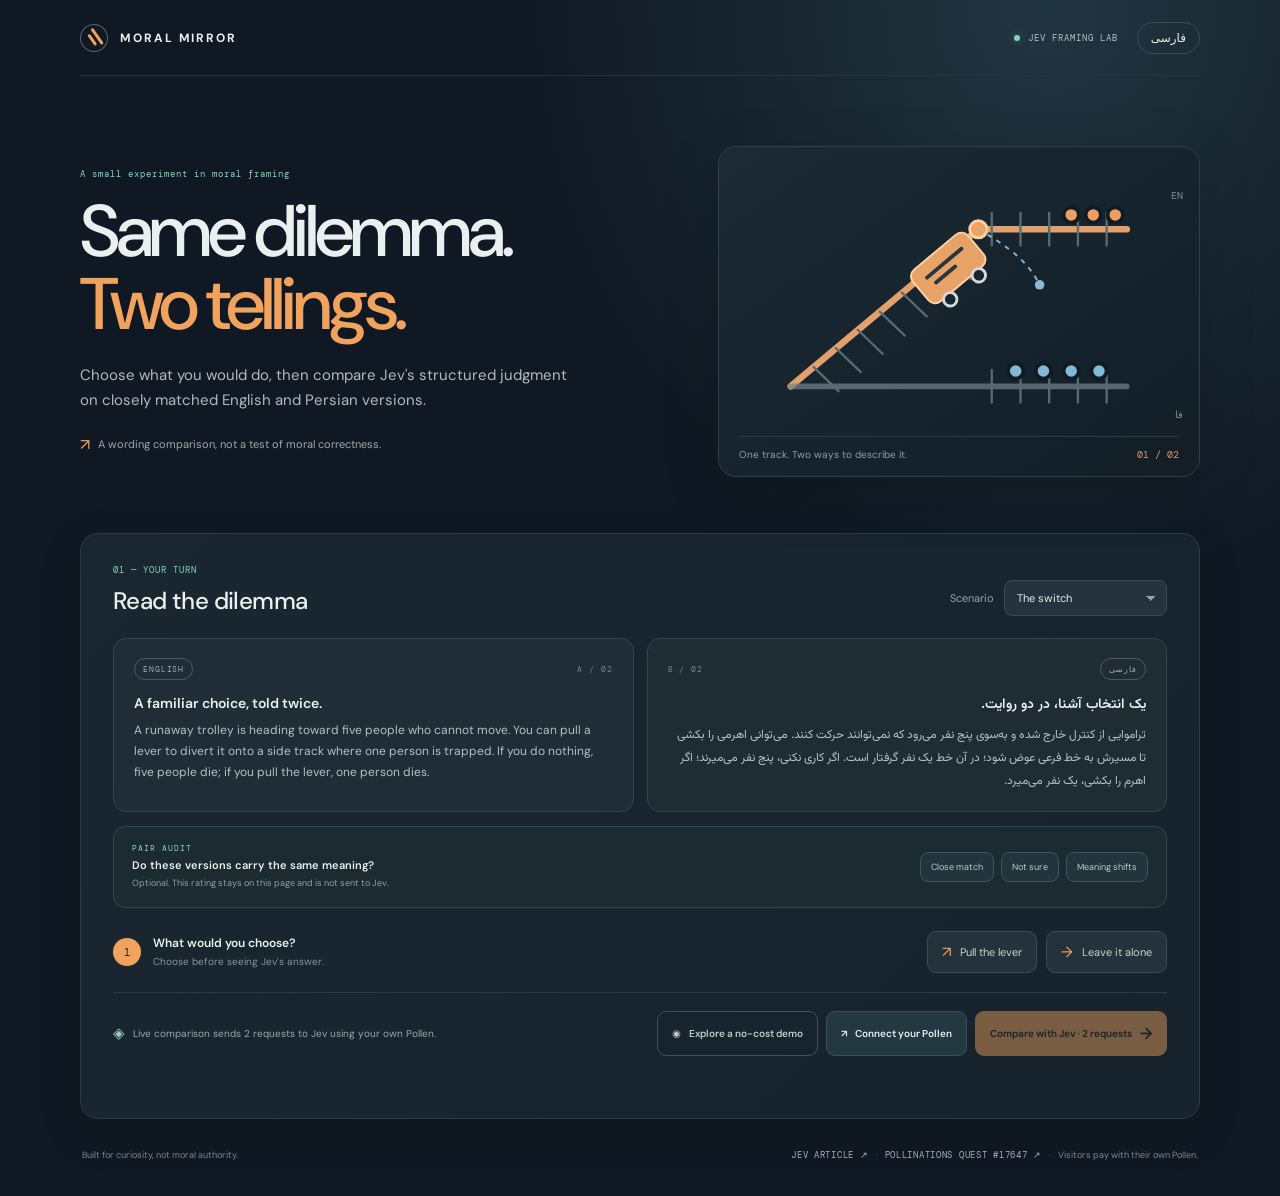
<file: index.html>
<!doctype html>
<html lang="en" dir="ltr">
<head>
  <meta charset="utf-8">
  <meta name="viewport" content="width=device-width, initial-scale=1">
  <meta name="theme-color" content="#101923">
  <meta name="referrer" content="no-referrer">
  <meta name="description" content="Compare Jev's structured choices across matched English and Persian trolley-problem prompts.">
  <title>Moral Mirror — Jev in Two Tellings</title>
  <link rel="preconnect" href="https://fonts.googleapis.com">
  <link rel="preconnect" href="https://fonts.gstatic.com" crossorigin>
  <link href="https://fonts.googleapis.com/css2?family=DM+Sans:wght@400;500;600;700&family=Vazirmatn:wght@400;500;600;700&display=swap" rel="stylesheet">
  <link rel="stylesheet" href="styles.css">
</head>
<body>
  <main class="page-shell">
    <header class="topbar">
      <a class="brand" href="./" aria-label="Moral Mirror home">
        <span class="brand-mark" aria-hidden="true"><span></span><span></span></span>
        <span>MORAL MIRROR</span>
      </a>
      <div class="topbar-actions">
        <span class="live-tag"><i></i><span data-i18n="labTag">JEv FRAMING LAB</span></span>
        <button class="language-button" id="language-toggle" type="button" aria-label="Switch interface language">فارسی</button>
      </div>
    </header>

    <section class="hero">
      <div class="hero-copy">
        <p class="eyebrow" data-i18n="eyebrow">A small experiment in moral framing</p>
        <h1 data-i18n="headline">Same dilemma.<br><em>Two tellings.</em></h1>
        <p class="hero-description" data-i18n="intro">Choose what you would do, then compare Jev's structured judgment on closely matched English and Persian versions.</p>
        <div class="hero-note"><span class="note-icon">↗</span><span data-i18n="note">A wording comparison, not a test of moral correctness.</span></div>
      </div>
      <div class="hero-art" aria-hidden="true">
        <div class="art-label art-label-top">EN</div>
        <div class="art-label art-label-bottom">فا</div>
        <svg viewBox="0 0 460 280" role="presentation">
          <path class="track" d="M54 228 L250 64 L405 64" />
          <path class="track track-muted" d="M54 228 L250 228 L405 228" />
          <path class="track-tie" d="M78 208 l26 25 M101 188 l26 25 M124 169 l26 25 M147 150 l26 25 M170 130 l26 25 M193 111 l26 25 M216 91 l26 25" />
          <path class="track-tie" d="M264 47 v34 M294 47 v34 M324 47 v34 M354 47 v34 M384 47 v34 M264 211 v34 M294 211 v34 M324 211 v34 M354 211 v34 M384 211 v34" />
          <circle class="signal" cx="250" cy="64" r="9" />
          <circle class="person person-warm" cx="347" cy="49" r="8" /><circle class="person person-warm" cx="370" cy="49" r="8" /><circle class="person person-warm" cx="393" cy="49" r="8" />
          <circle class="person person-cool" cx="289" cy="212" r="8" /><circle class="person person-cool" cx="318" cy="212" r="8" /><circle class="person person-cool" cx="347" cy="212" r="8" /><circle class="person person-cool" cx="376" cy="212" r="8" />
          <g class="trolley" transform="translate(176 112) rotate(-40)"><rect width="75" height="43" rx="9"/><circle cx="18" cy="48" r="7"/><circle cx="57" cy="48" r="7"/><path d="M14 15h47M18 25h26"/></g>
          <path class="choice-line" d="M250 64 C283 83 302 98 314 122" />
          <circle class="choice-dot" cx="314" cy="122" r="5" />
        </svg>
        <div class="art-caption"><span data-i18n="artCaption">One track. Two ways to describe it.</span><b>01 / 02</b></div>
      </div>
    </section>

    <section class="experiment panel" aria-labelledby="experiment-title">
      <div class="panel-heading">
        <div><p class="eyebrow" data-i18n="stepOne">01 — YOUR TURN</p><h2 id="experiment-title" data-i18n="scenarioTitle">Read the dilemma</h2></div>
        <label class="scenario-picker"><span id="scenario-label" data-i18n="chooseScenario">Scenario</span><select id="scenario-select" aria-labelledby="scenario-label"></select></label>
      </div>

      <div class="scenario-pair">
        <article class="story-card story-en" lang="en" dir="ltr">
          <div class="story-meta"><span class="language-chip">ENGLISH</span><span class="story-index">A / 02</span></div>
          <h3 id="story-en-title"></h3><p id="story-en-text"></p>
        </article>
        <article class="story-card story-fa" lang="fa" dir="rtl">
          <div class="story-meta"><span class="language-chip">فارسی</span><span class="story-index">B / 02</span></div>
          <h3 id="story-fa-title"></h3><p id="story-fa-text"></p>
        </article>
      </div>

      <div class="translation-check" aria-labelledby="translation-check-title">
        <div class="translation-check-copy">
          <span class="translation-kicker" data-i18n="pairKicker">PAIR AUDIT</span>
          <b id="translation-check-title" data-i18n="pairQuestion">Do these versions carry the same meaning?</b>
          <small data-i18n="pairPrivacy">Optional. This rating stays on this page and is not sent to Jev.</small>
        </div>
        <div class="pair-rating-buttons" role="group" aria-labelledby="translation-check-title">
          <button class="pair-rating-button" type="button" data-pair-rating="close" aria-pressed="false" data-i18n="pairClose">Close match</button>
          <button class="pair-rating-button" type="button" data-pair-rating="unsure" aria-pressed="false" data-i18n="pairUnsure">Not sure</button>
          <button class="pair-rating-button" type="button" data-pair-rating="drift" aria-pressed="false" data-i18n="pairDrift">Meaning shifts</button>
        </div>
      </div>

      <div class="vote-row">
        <div class="vote-prompt"><span class="vote-number">1</span><div><b id="your-choice-title" data-i18n="yourChoice">What would you choose?</b><small data-i18n="chooseFirst">Choose before seeing Jev's answer.</small></div></div>
        <div class="choice-buttons" role="group" aria-labelledby="your-choice-title">
          <button class="choice-button" id="choice-intervene" type="button" data-choice="intervene"><span class="choice-symbol">↗</span><span id="intervene-label"></span></button>
          <button class="choice-button" id="choice-refrain" type="button" data-choice="refrain"><span class="choice-symbol">→</span><span id="refrain-label"></span></button>
        </div>
      </div>

      <div class="action-row">
        <div class="billing-note"><span class="lock-icon">◈</span><span data-i18n="billingNote">Live comparison sends 2 requests to Jev using your own Pollen.</span></div>
        <div class="action-buttons">
          <button class="button button-quiet" id="demo-button" type="button"><span>◉</span><span data-i18n="demoButton">Explore a no-cost demo</span></button>
          <button class="button button-dark" id="connect-button" type="button"><span>↗</span><span data-i18n="connectButton">Connect your Pollen</span></button>
          <button class="button button-accent" id="run-button" type="button" disabled><span data-i18n="runButton">Compare with Jev · 2 requests</span><span>→</span></button>
        </div>
      </div>
      <p class="consent-note" id="consent-note" hidden><label><input type="checkbox" id="live-consent"><span data-i18n="consentText">I understand this will send two requests and use my authorized Pollen balance.</span></label></p>
      <div class="status-message" id="status-message" role="status" aria-live="polite"></div>
    </section>

    <section class="results panel" id="results-panel" hidden aria-labelledby="results-title">
      <div class="panel-heading results-heading"><div><p class="eyebrow" data-i18n="stepTwo">02 — THE COMPARISON</p><h2 id="results-title" data-i18n="resultsTitle">Two tellings, side by side</h2></div><span class="result-badge" id="result-mode"></span></div>
      <p class="results-intro" data-i18n="resultsIntro">Jev answers structured questions; it does not explain its choice in free text. The probabilities describe this prompt and run.</p>
      <div class="delta-panel">
        <div class="delta-panel-heading">
          <div><span class="translation-kicker" data-i18n="deltaKicker">CROSS-LANGUAGE READOUT</span><b data-i18n="deltaTitle">What changed between the two tellings?</b></div>
          <div class="pair-rating-readout"><small data-i18n="pairReadoutLabel">Your translation rating</small><strong id="pair-rating-value"></strong></div>
        </div>
        <div class="delta-grid">
          <div class="delta-cell"><small data-i18n="choiceDeltaLabel">Jev's choice</small><strong id="delta-choice">—</strong></div>
          <div class="delta-cell"><small data-i18n="probabilityDeltaLabel">Intervention probability · FA − EN</small><strong id="delta-probability">—</strong></div>
          <div class="delta-cell"><small data-i18n="permissionDeltaLabel">Permissibility · FA − EN</small><strong id="delta-permission">—</strong></div>
          <div class="delta-cell"><small data-i18n="confidenceDeltaLabel">Confidence · FA − EN</small><strong id="delta-confidence">—</strong></div>
        </div>
        <p class="delta-caveat" data-i18n="deltaCaveat">A delta is the difference between these two single responses, not proof that language caused it.</p>
      </div>
      <div class="answer-grid">
        <article class="answer-card" id="answer-en" lang="en" dir="ltr">
          <div class="answer-top"><span class="language-chip">ENGLISH</span><span class="confidence-label" data-i18n="confidence">CONFIDENCE</span></div>
          <div class="answer-choice"><span class="answer-orbit">J</span><div><small data-i18n="jevChoice">Jev's choice</small><strong class="choice-result"></strong></div><b class="confidence-value"></b></div>
          <div class="your-stance"><span data-i18n="yourChoiceLabel">Your choice</span><b class="your-choice-value"></b><i class="match-value"></i></div>
          <div class="probability-row"><span class="probability-label"></span><b class="probability-value"></b></div><div class="probability-track"><span class="probability-fill"></span></div>
          <div class="permissibility"><span data-i18n="permission">Intervention judged permissible</span><b class="permission-value"></b></div>
          <div class="usage-line"></div>
        </article>
        <article class="answer-card answer-card-fa" id="answer-fa" lang="fa" dir="rtl">
          <div class="answer-top"><span class="language-chip">فارسی</span><span class="confidence-label" data-i18n="confidence">CONFIDENCE</span></div>
          <div class="answer-choice"><span class="answer-orbit">J</span><div><small data-i18n="jevChoice">Jev's choice</small><strong class="choice-result"></strong></div><b class="confidence-value"></b></div>
          <div class="your-stance"><span data-i18n="yourChoiceLabel">Your choice</span><b class="your-choice-value"></b><i class="match-value"></i></div>
          <div class="probability-row"><span class="probability-label"></span><b class="probability-value"></b></div><div class="probability-track"><span class="probability-fill"></span></div>
          <div class="permissibility"><span data-i18n="permission">Intervention judged permissible</span><b class="permission-value"></b></div>
          <div class="usage-line"></div>
        </article>
      </div>
      <div class="interpretation"><span class="interpretation-mark">i</span><p data-i18n="interpretation">A difference can come from translation, model uncertainty, or a single run. It does not establish a general rule about Jev or either language.</p></div>
    </section>

    <footer class="footer"><span data-i18n="footerLeft">Built for curiosity, not moral authority.</span><span><a href="https://zachlandes.com/jev-meets-trolley-problem/" target="_blank" rel="noreferrer">JEV ARTICLE ↗</a><span class="footer-dot">·</span><a href="https://github.com/pollinations/pollinations/issues/17647" target="_blank" rel="noreferrer">POLLINATIONS QUEST #17647 ↗</a><span class="footer-dot">·</span><span data-i18n="footerRight">Visitors pay with their own Pollen.</span></span></footer>
  </main>
  <script src="app-config.js"></script>
  <script src="app.js" type="module"></script>
</body>
</html>
</file>
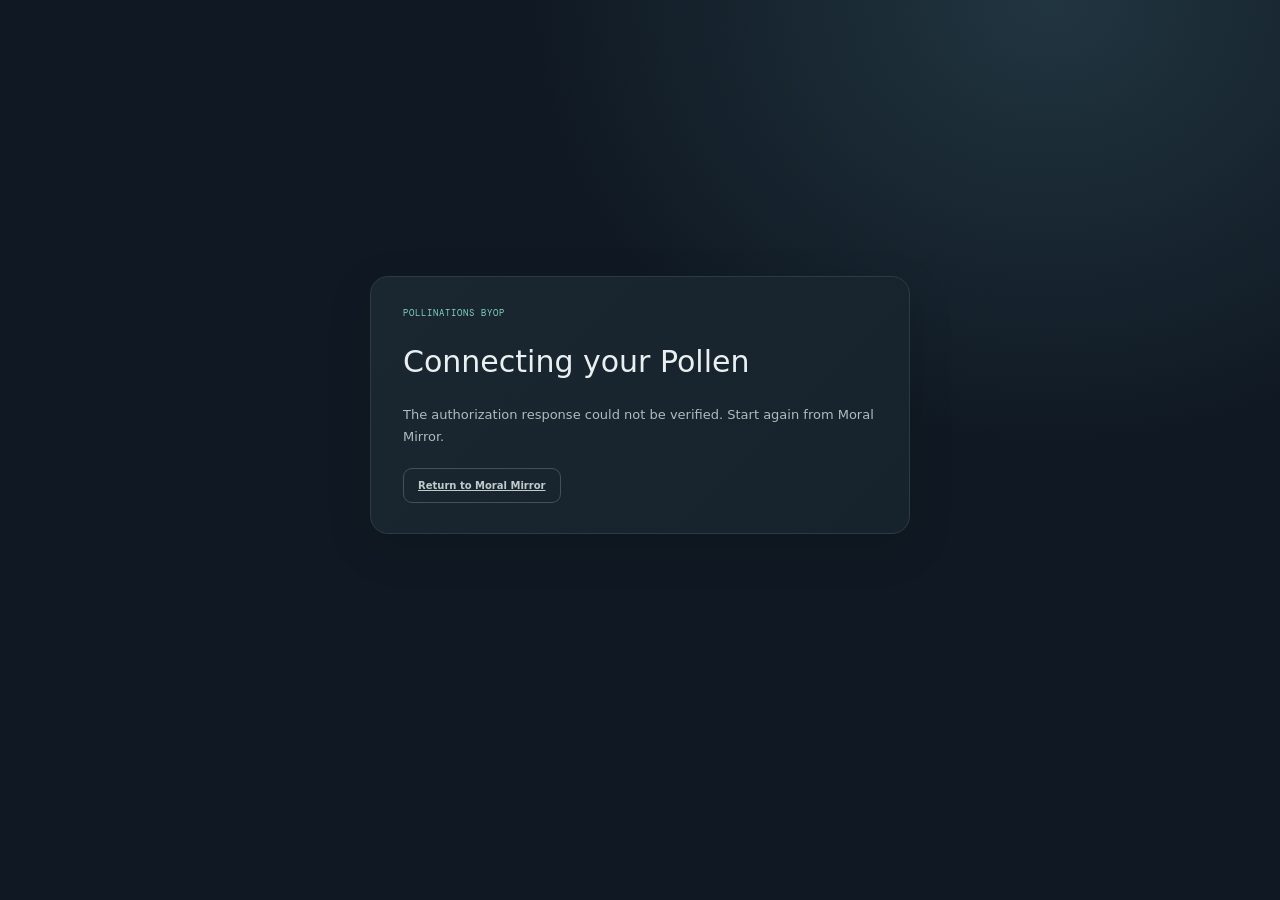
<file: callback.html>
<!doctype html>
<html lang="en">
<head><meta charset="utf-8"><meta name="viewport" content="width=device-width, initial-scale=1"><meta name="theme-color" content="#101923"><meta name="referrer" content="no-referrer"><title>Connecting Moral Mirror</title><link rel="stylesheet" href="styles.css"></head>
<body><main class="page-shell callback-shell"><section class="panel callback-panel"><p class="eyebrow">POLLINATIONS BYOP</p><h1>Connecting your Pollen</h1><p id="callback-status" class="hero-description" role="status" aria-live="polite">Checking the authorization response…</p><a class="button button-quiet" href="./" id="return-link" hidden>Return to Moral Mirror</a></section></main><script src="app-config.js"></script><script src="callback.js" type="module"></script></body>
</html>
</file>
<file: styles.css>
@import url('https://fonts.googleapis.com/css2?family=DM+Mono:wght@400;500&display=swap');
:root{--ink:#eaf0ef;--muted:#94a2a3;--line:#293740;--panel:#18232c;--panel2:#202d37;--bg:#101923;--accent:#f1a35d;--mint:#82d7bf;--sky:#89b9d9;--danger:#e58d76;--sans:"DM Sans",system-ui,sans-serif;--fa:"Vazirmatn",system-ui,sans-serif}
*{box-sizing:border-box}html{background:var(--bg);scroll-behavior:smooth}body{margin:0;color:var(--ink);font-family:var(--sans);background:radial-gradient(ellipse at 82% 0%,#213540 0,transparent 35%),var(--bg);min-height:100vh}button,select{font:inherit}button{cursor:pointer}.page-shell{width:min(1120px,calc(100% - 48px));margin:auto}.topbar{height:76px;display:flex;align-items:center;justify-content:space-between;border-bottom:1px solid #26343b}.brand{display:flex;gap:12px;align-items:center;font-size:12px;letter-spacing:.16em;font-weight:700;color:var(--ink);text-decoration:none}.brand-mark{width:28px;height:28px;border:1px solid #526a70;border-radius:50%;display:flex;align-items:center;justify-content:center;gap:3px;transform:rotate(-35deg)}.brand-mark span{display:block;width:3px;border-radius:4px;background:var(--accent)}.brand-mark span:first-child{height:13px}.brand-mark span:last-child{height:19px}.topbar-actions{display:flex;align-items:center;gap:19px}.live-tag,.eyebrow,.confidence-label,.story-index,.language-chip{font-family:"DM Mono",monospace;letter-spacing:.11em}.live-tag{font-size:9px;color:#b3c4c5;display:flex;align-items:center;gap:8px}.live-tag i{width:6px;height:6px;background:var(--mint);border-radius:50%;box-shadow:0 0 9px #82d7bf66}.language-button{background:transparent;border:1px solid #3c4c54;color:var(--ink);border-radius:999px;padding:7px 13px;font-size:12px}.hero{display:grid;grid-template-columns:1.1fr .9fr;gap:48px;align-items:center;padding:70px 0 56px}.eyebrow{font-size:9px;color:var(--mint);margin:0 0 16px}.hero h1{font-size:clamp(42px,6vw,73px);line-height:.99;letter-spacing:-.055em;margin:0;font-weight:500}.hero h1 em{font-style:normal;color:var(--accent)}.hero-description{max-width:500px;color:#afbbbd;line-height:1.7;font-size:15px;margin:22px 0 20px}.hero-note{color:#9baaad;font-size:11px;display:flex;gap:8px;align-items:center}.note-icon{color:var(--accent);font-size:16px}.hero-art{background:linear-gradient(145deg,#1b2a33,#131e27);border:1px solid #2d4048;border-radius:18px;padding:21px 20px 15px;position:relative;min-height:255px;box-shadow:0 16px 60px #0002}.hero-art svg{width:100%;height:auto;display:block}.track{fill:none;stroke:#e2a06c;stroke-width:7;stroke-linecap:round}.track-muted{stroke:#72848a;stroke-width:6;opacity:.7}.track-tie{stroke:#586c73;stroke-width:2.4;stroke-linecap:round}.signal{fill:var(--accent);stroke:#ffd0a1;stroke-width:3}.person{stroke:#111b22;stroke-width:4}.person-warm{fill:#ee9d63}.person-cool{fill:#82b9d8}.trolley rect{fill:#e7a265;stroke:#ffd2a8;stroke-width:2}.trolley circle{fill:#19252d;stroke:#d2dadd;stroke-width:3}.trolley path{stroke:#283641;stroke-width:4;stroke-linecap:round}.choice-line{fill:none;stroke:#89b9d9;stroke-width:2;stroke-dasharray:5 6}.choice-dot{fill:#89b9d9}.art-label{position:absolute;right:16px;color:#769198;font:10px "DM Mono",monospace}.art-label-top{top:42px}.art-label-bottom{bottom:55px}.art-caption{display:flex;justify-content:space-between;color:#90a0a4;font-size:10px;border-top:1px solid #2c3c44;padding-top:11px}.art-caption b{font:10px "DM Mono",monospace;color:#d59b6d}.panel{background:linear-gradient(135deg,#1a2730,#17232c);border:1px solid #2c3b43;border-radius:18px;padding:30px 32px;box-shadow:0 14px 45px #0002}.panel-heading{display:flex;justify-content:space-between;align-items:end;gap:20px;margin-bottom:22px}.panel h2{font-size:24px;letter-spacing:-.025em;font-weight:500;margin:0}.panel .eyebrow{margin-bottom:9px}.scenario-picker{display:flex;align-items:center;gap:10px;color:#91a2a5;font-size:11px}.scenario-picker select{appearance:none;background:#24333d;color:var(--ink);border:1px solid #3b4b54;border-radius:8px;padding:10px 35px 10px 12px;max-width:220px;background-image:linear-gradient(45deg,transparent 50%,#94a7aa 50%),linear-gradient(135deg,#94a7aa 50%,transparent 50%);background-position:calc(100% - 15px) 15px,calc(100% - 10px) 15px;background-size:5px 5px;background-repeat:no-repeat}.scenario-pair{display:grid;grid-template-columns:1fr 1fr;gap:13px}.story-card{background:#202d37;border:1px solid #34454d;border-radius:13px;padding:19px 20px;min-height:154px}.story-fa{background:#202c34}.story-meta{display:flex;justify-content:space-between;align-items:center;margin-bottom:14px}.language-chip{font-size:8px;color:#9eb0b1;border:1px solid #485960;padding:5px 8px;border-radius:999px}.story-index{font-size:8px;color:#708389}.story-card h3{font-size:14px;font-weight:600;margin:0 0 8px}.story-card p{font-size:12px;line-height:1.75;color:#b4c0c1;margin:0}.story-fa h3,.story-fa p,[lang=fa]{font-family:var(--fa)}.story-fa p{line-height:1.9}.vote-row{display:flex;justify-content:space-between;align-items:center;gap:18px;padding:23px 0 19px;border-bottom:1px solid #2c3b43}.vote-prompt{display:flex;align-items:center;gap:12px}.vote-number{width:28px;height:28px;display:grid;place-items:center;color:#17232c;background:var(--accent);font:11px "DM Mono",monospace;border-radius:50%}.vote-prompt b{display:block;font-size:12px;font-weight:600}.vote-prompt small{display:block;color:#85969a;font-size:10px;margin-top:4px}.choice-buttons{display:flex;gap:9px}.choice-button{display:flex;align-items:center;gap:9px;background:#24323b;border:1px solid #3b4b52;border-radius:9px;color:#c9d3d2;padding:10px 14px;font-size:11px;transition:.15s}.choice-button:hover{border-color:#90a5a6}.choice-button[aria-pressed=true]{border-color:var(--mint);background:#213a39;color:#e4fff5}.choice-symbol{color:var(--accent);font-size:15px}.action-row{display:flex;justify-content:space-between;align-items:center;gap:18px;padding-top:18px}.billing-note{color:#9aa9ab;font-size:10px;display:flex;align-items:center;gap:8px}.lock-icon{color:#9ccabf;font-size:15px}.action-buttons{display:flex;gap:8px;flex-wrap:wrap;justify-content:flex-end}.button{border:1px solid transparent;border-radius:9px;padding:11px 14px;font-size:10px;font-weight:600;display:inline-flex;align-items:center;gap:8px;transition:transform .15s,opacity .15s}.button:hover:not(:disabled){transform:translateY(-1px)}.button:disabled{opacity:.45;cursor:not-allowed}.button-quiet{background:transparent;color:#c0cbca;border-color:#405158}.button-dark{background:#243842;color:#e5f1f0;border-color:#3b5157}.button-accent{background:var(--accent);color:#18232b}.button-accent span:last-child{font-size:16px}.consent-note{font-size:10px;color:#c1caca;text-align:right;margin:12px 0 0}.consent-note label{display:inline-flex;gap:8px;align-items:center}.consent-note input{accent-color:var(--mint)}.status-message{min-height:20px;margin-top:12px;color:#aab7b8;font-size:11px}.status-message.error{color:#ffb09c}.status-message.success{color:#9fe0c7}.results{margin-top:22px}.results[hidden]{display:none}.results-heading{margin-bottom:11px}.result-badge{font:9px "DM Mono",monospace;color:#b5c6c5;background:#26373e;border-radius:999px;padding:7px 10px}.results-intro{color:#9caeb0;font-size:11px;margin:0 0 20px;line-height:1.65}.answer-grid{display:grid;grid-template-columns:1fr 1fr;gap:13px}.answer-card{background:#202d37;border:1px solid #35464d;border-radius:13px;padding:18px 20px}.answer-card-fa{background:#202c34}.answer-top{display:flex;align-items:center;justify-content:space-between}.confidence-label{font-size:8px;color:#859a9b}.answer-choice{display:flex;align-items:center;gap:12px;margin:19px 0}.answer-orbit{width:38px;height:38px;border:1px solid #65837e;border-radius:50%;display:grid;place-items:center;color:var(--mint);font:16px Georgia,serif}.answer-choice small{display:block;color:#91a1a3;font-size:9px}.choice-result{display:block;font-size:15px;margin-top:3px}.confidence-value{margin-left:auto;color:var(--mint);font:13px "DM Mono",monospace}.probability-row{display:flex;justify-content:space-between;font-size:10px;color:#b5c0c0;margin:17px 0 7px}.probability-value{font:10px "DM Mono",monospace;color:#e6b27e}.probability-track{height:5px;background:#35464c;border-radius:99px;overflow:hidden}.probability-fill{height:100%;width:0;display:block;background:linear-gradient(90deg,#76c3b0,#efab6c);border-radius:99px;transition:width .45s}.permissibility{display:flex;justify-content:space-between;border-top:1px solid #35444b;padding-top:13px;margin-top:17px;font-size:10px;color:#9eacad}.permission-value{color:#dce7e5;font:10px "DM Mono",monospace}.usage-line{color:#7e9296;font:9px "DM Mono",monospace;margin-top:14px}.interpretation{display:flex;gap:10px;align-items:flex-start;background:#202e35;border:1px solid #35464b;border-radius:10px;padding:13px 15px;margin-top:14px}.interpretation-mark{flex:none;width:17px;height:17px;border-radius:50%;display:grid;place-items:center;background:#415b60;color:#c6e8df;font:11px Georgia,serif}.interpretation p{color:#9eadad;font-size:10px;line-height:1.6;margin:0}.footer{display:flex;justify-content:space-between;gap:16px;padding:30px 2px 35px;color:#76898e;font-size:9px}.footer a{color:#9eb5b5;text-decoration:none;letter-spacing:.08em;font:9px "DM Mono",monospace}.footer-dot{padding:0 7px;color:#51646a}
html[lang=fa] body,.story-fa,.answer-card-fa,.consent-note[dir=rtl]{font-family:var(--fa)}html[lang=fa] .hero h1,html[lang=fa] .hero-description,html[lang=fa] .panel h2{letter-spacing:0}html[lang=fa] .consent-note{text-align:left}
@media(max-width:820px){.hero{gap:25px;padding:51px 0 42px}.hero-art{min-height:200px;padding:15px}.panel{padding:25px 23px}.action-row{align-items:flex-start;flex-direction:column}.action-buttons{justify-content:flex-start}.billing-note{max-width:100%}}
@media(max-width:620px){.page-shell{width:min(100% - 28px,540px)}.topbar{height:63px}.brand{font-size:10px}.topbar-actions{gap:10px}.live-tag{font-size:8px}.hero{grid-template-columns:1fr;padding:43px 0 30px;gap:27px}.hero h1{font-size:53px}.hero-description{font-size:13px}.hero-art{max-width:440px;width:100%;justify-self:center;min-height:0}.panel{padding:21px 16px;border-radius:14px}.panel-heading{align-items:flex-start;flex-direction:column}.scenario-picker{width:100%;justify-content:space-between}.scenario-picker select{max-width:67%}.scenario-pair,.answer-grid{grid-template-columns:1fr}.story-card{min-height:0}.vote-row{align-items:flex-start;flex-direction:column}.choice-buttons{width:100%}.choice-button{flex:1;justify-content:center}.action-buttons{width:100%;display:grid;grid-template-columns:1fr 1fr}.button{justify-content:center;min-height:42px}.button-accent{grid-column:1/-1}.consent-note{text-align:left}.footer{flex-direction:column;padding-top:23px}.footer span:last-child{line-height:1.8}}
@media(prefers-reduced-motion:reduce){*,*::before,*::after{scroll-behavior:auto!important;transition:none!important}}
.your-stance{display:flex;align-items:center;gap:8px;border-top:1px solid #35444b;padding-top:11px;margin-top:-5px;color:#87999d;font-size:9px}.your-stance b{font-weight:500;color:#d5dfde}.your-stance i{font-style:normal;color:var(--mint);margin-inline-start:auto;font-size:9px}.your-stance i.disagrees{color:var(--accent)}
.callback-shell{min-height:90vh;display:grid;place-items:center}.callback-panel{width:min(540px,100%)}.callback-panel h1{font-size:30px;font-weight:500}.callback-panel .hero-description{font-size:13px}
.translation-check{display:flex;justify-content:space-between;align-items:center;gap:18px;padding:16px 18px;margin-top:14px;background:#1c2a32;border:1px solid #34474d;border-radius:12px}.translation-check-copy{display:grid;gap:5px}.translation-kicker{font:8px "DM Mono",monospace;letter-spacing:.12em;color:var(--mint)}.translation-check-copy b,.delta-panel-heading b{font-size:11px;font-weight:600}.translation-check-copy small{font-size:9px;color:#8fa1a4;line-height:1.5}.pair-rating-buttons{display:flex;gap:7px;flex-wrap:wrap;justify-content:flex-end}.pair-rating-button{padding:8px 10px;border:1px solid #40535a;border-radius:8px;background:#23343c;color:#bfcaca;font-size:9px}.pair-rating-button:hover{border-color:#8da7a6}.pair-rating-button[aria-pressed=true]{border-color:var(--mint);background:#213a39;color:#e2fff5}.delta-panel{padding:17px 18px;margin:0 0 14px;background:#1b2931;border:1px solid #34474d;border-radius:12px}.delta-panel-heading{display:flex;align-items:center;justify-content:space-between;gap:15px;margin-bottom:14px}.delta-panel-heading>div:first-child{display:grid;gap:5px}.pair-rating-readout{display:grid;gap:4px;text-align:end}.pair-rating-readout small,.delta-cell small{font-size:8px;color:#8fa1a4}.pair-rating-readout strong{font-size:10px;color:#dbe7e4;font-weight:500}.delta-grid{display:grid;grid-template-columns:repeat(4,minmax(0,1fr));gap:8px}.delta-cell{display:grid;gap:7px;min-height:54px;padding:11px 12px;background:#22313a;border:1px solid #34464d;border-radius:9px}.delta-cell strong{font:12px "DM Mono",monospace;color:#e9b27e}.delta-cell:first-child strong{font:11px var(--sans);color:var(--mint)}.delta-caveat{margin:12px 1px 0;font-size:9px;line-height:1.55;color:#879a9e}
html[lang=fa] .translation-check,html[lang=fa] .delta-panel{font-family:var(--fa)}
html[lang=fa] .pair-rating-readout{text-align:start}
@media(max-width:820px){.translation-check{align-items:flex-start;flex-direction:column}.pair-rating-buttons{justify-content:flex-start}}
@media(max-width:620px){.delta-grid{grid-template-columns:1fr 1fr}.delta-panel{padding:15px 13px}.delta-panel-heading{align-items:flex-start;flex-direction:column}.pair-rating-readout{text-align:start}}
</file>
